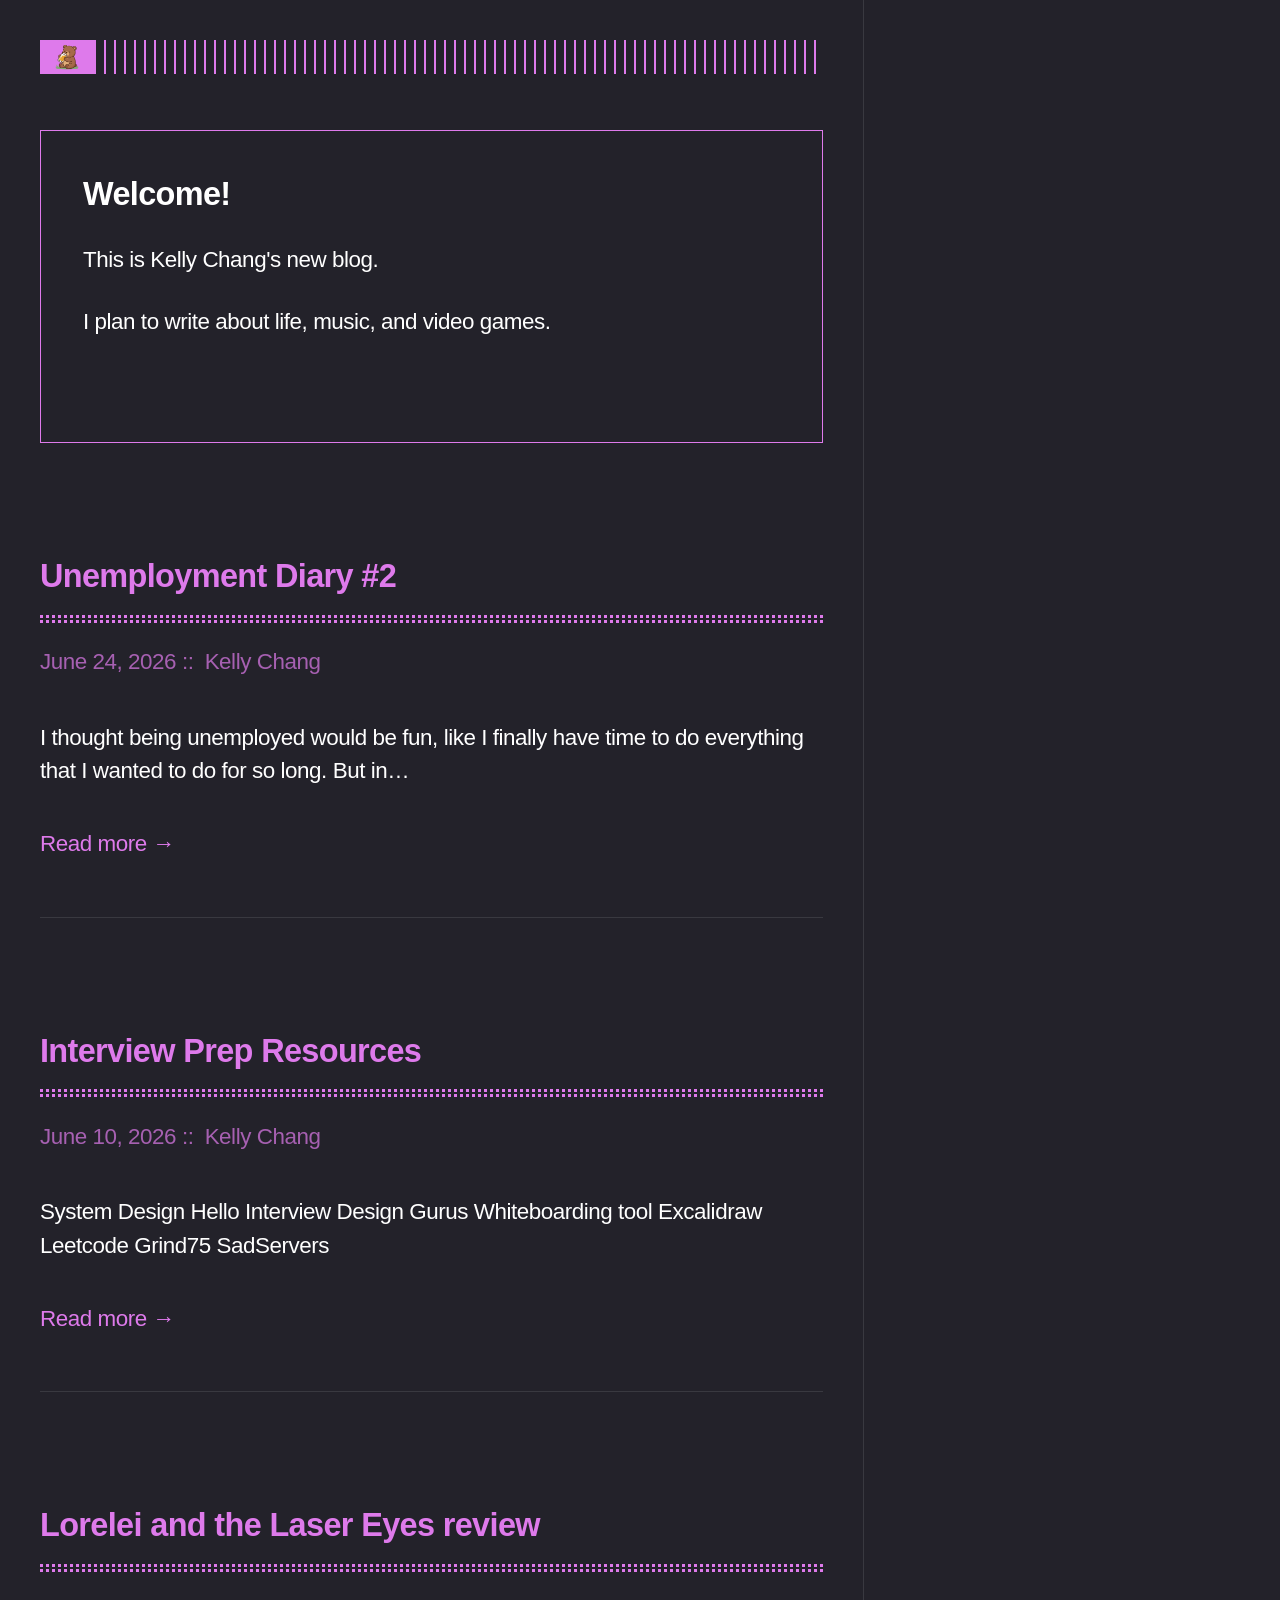
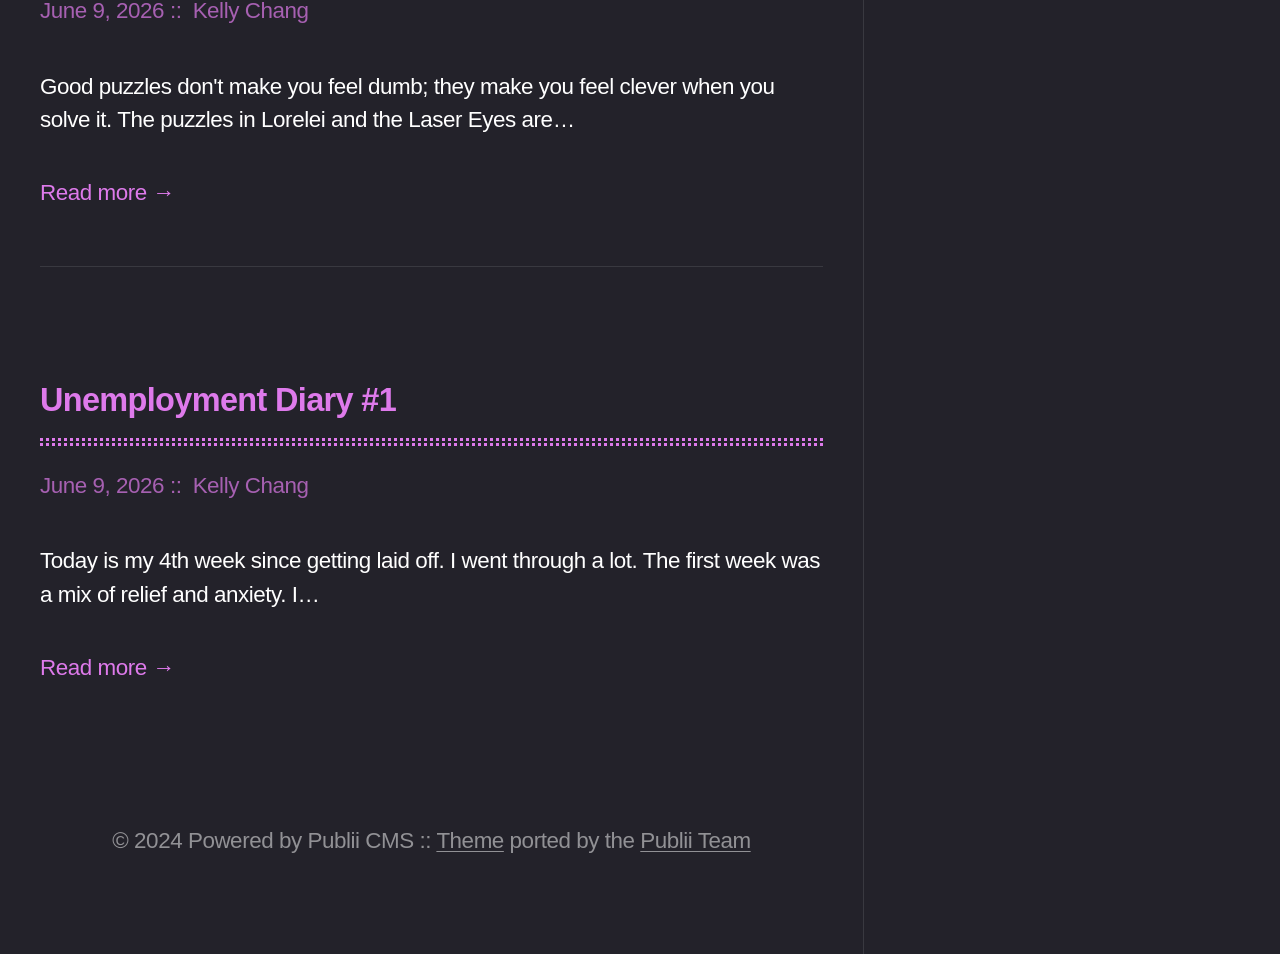
<file: index.html>
<!DOCTYPE html><html lang="en-us"><head><meta charset="utf-8"><meta http-equiv="X-UA-Compatible" content="IE=edge"><meta name="viewport" content="width=device-width,initial-scale=1"><title>Cozy Bear Tavern</title><meta name="generator" content="Publii Open-Source CMS for Static Site"><link rel="canonical" href="https://rasca0027.github.io/CozyBearTavern/"><link rel="alternate" type="application/atom+xml" href="https://rasca0027.github.io/CozyBearTavern/feed.xml" title="Cozy Bear Tavern - RSS"><link rel="alternate" type="application/json" href="https://rasca0027.github.io/CozyBearTavern/feed.json" title="Cozy Bear Tavern - JSON"><meta property="og:title" content="Cozy Bear Tavern"><meta property="og:image" content="https://rasca0027.github.io/CozyBearTavern/media/website/Gemini_Generated_Image_etu28metu28metu2-2.png"><meta property="og:image:width" content="2048"><meta property="og:image:height" content="2048"><meta property="og:site_name" content="Cozy Bear Tavern"><meta property="og:description" content=""><meta property="og:url" content="https://rasca0027.github.io/CozyBearTavern/"><meta property="og:type" content="website"><link rel="stylesheet" href="https://rasca0027.github.io/CozyBearTavern/assets/css/style.css?v=593151d55a83d580260760da45c8c191"><script type="application/ld+json">{"@context":"http://schema.org","@type":"Organization","name":"Cozy Bear Tavern","logo":"https://rasca0027.github.io/CozyBearTavern/media/website/Gemini_Generated_Image_etu28metu28metu2-2.png","url":"https://rasca0027.github.io/CozyBearTavern/"}</script><noscript><style>img[loading] {
                    opacity: 1;
                }</style></noscript></head><body class="home-template"><div class="container"><header class="header"><div class="header__logo"><a class="logo" href="https://rasca0027.github.io/CozyBearTavern/"><img src="https://rasca0027.github.io/CozyBearTavern/media/website/Gemini_Generated_Image_etu28metu28metu2-2.png" alt="Cozy Bear Tavern" width="2048" height="2048"></a></div></header><main class="content"><div class="hero framed"><h1>Welcome!</h1><p>This is Kelly Chang's new blog.</p><p>I plan to write about life, music, and video games.</p><p> </p></div><div class="posts"><article class="post"><header><h2 class="h1 post__title"><a href="https://rasca0027.github.io/CozyBearTavern/posts/being-unemployed/">Unemployment Diary #2</a></h2><div class="post__meta"><time datetime="2026-06-24T23:14" class="post__date">June 24, 2026 </time><a href="https://rasca0027.github.io/CozyBearTavern/authors/kelly-chang/" class="post__author">Kelly Chang</a></div><div class="post__tags"></div></header><div class="post__content"><p>I thought being unemployed would be fun, like I finally have time to do everything that I wanted to do for so long. But in&hellip;</p><a href="https://rasca0027.github.io/CozyBearTavern/posts/being-unemployed/" class="read-more">Read more &#8594;</a></div></article><article class="post"><header><h2 class="h1 post__title"><a href="https://rasca0027.github.io/CozyBearTavern/posts/interview-prep-resources-2/">Interview Prep Resources</a></h2><div class="post__meta"><time datetime="2026-06-10T20:06" class="post__date">June 10, 2026 </time><a href="https://rasca0027.github.io/CozyBearTavern/authors/kelly-chang/" class="post__author">Kelly Chang</a></div><div class="post__tags"></div></header><div class="post__content"><p>System Design Hello Interview Design Gurus Whiteboarding tool Excalidraw Leetcode Grind75 SadServers</p><a href="https://rasca0027.github.io/CozyBearTavern/posts/interview-prep-resources-2/" class="read-more">Read more &#8594;</a></div></article><article class="post"><header><h2 class="h1 post__title"><a href="https://rasca0027.github.io/CozyBearTavern/posts/lorelei-and-the-laser-eyes-review/">Lorelei and the Laser Eyes review</a></h2><div class="post__meta"><time datetime="2026-06-09T22:57" class="post__date">June 9, 2026 </time><a href="https://rasca0027.github.io/CozyBearTavern/authors/kelly-chang/" class="post__author">Kelly Chang</a></div><div class="post__tags"></div></header><div class="post__content"><p>Good puzzles don't make you feel dumb; they make you feel clever when you solve it. The puzzles in Lorelei and the Laser Eyes are&hellip;</p><a href="https://rasca0027.github.io/CozyBearTavern/posts/lorelei-and-the-laser-eyes-review/" class="read-more">Read more &#8594;</a></div></article><article class="post"><header><h2 class="h1 post__title"><a href="https://rasca0027.github.io/CozyBearTavern/posts/unemployment-diary/">Unemployment Diary #1</a></h2><div class="post__meta"><time datetime="2026-06-09T20:40" class="post__date">June 9, 2026 </time><a href="https://rasca0027.github.io/CozyBearTavern/authors/kelly-chang/" class="post__author">Kelly Chang</a></div><div class="post__tags"></div></header><div class="post__content"><p>Today is my 4th week since getting laid off. I went through a lot. The first week was a mix of relief and anxiety. I&hellip;</p><a href="https://rasca0027.github.io/CozyBearTavern/posts/unemployment-diary/" class="read-more">Read more &#8594;</a></div></article></div></main><footer class="footer"><div class="footer__inner"><div class="footer__copyright"><p>© 2024 Powered by Publii CMS :: <a href="https://github.com/panr/hugo-theme-terminal" target="_blank" rel="noopener">Theme</a> ported by the <a href="https://getpublii.com/customization-service/" target="_blank" rel="noopener">Publii Team</a></p></div></div></footer></div><script defer="defer" src="https://rasca0027.github.io/CozyBearTavern/assets/js/scripts.min.js?v=c2232aa7558e9517946129d2a1b8c770"></script><script>window.publiiThemeMenuConfig={mobileMenuMode:'sidebar',animationSpeed:300,submenuWidth: 'auto',doubleClickTime:500,mobileMenuExpandableSubmenus:true,relatedContainerForOverlayMenuSelector:'.top'};</script><script>var images = document.querySelectorAll('img[loading]');
        for (var i = 0; i < images.length; i++) {
            if (images[i].complete) {
                images[i].classList.add('is-loaded');
            } else {
                images[i].addEventListener('load', function () {
                    this.classList.add('is-loaded');
                }, false);
            }
        }</script></body></html>
</file>
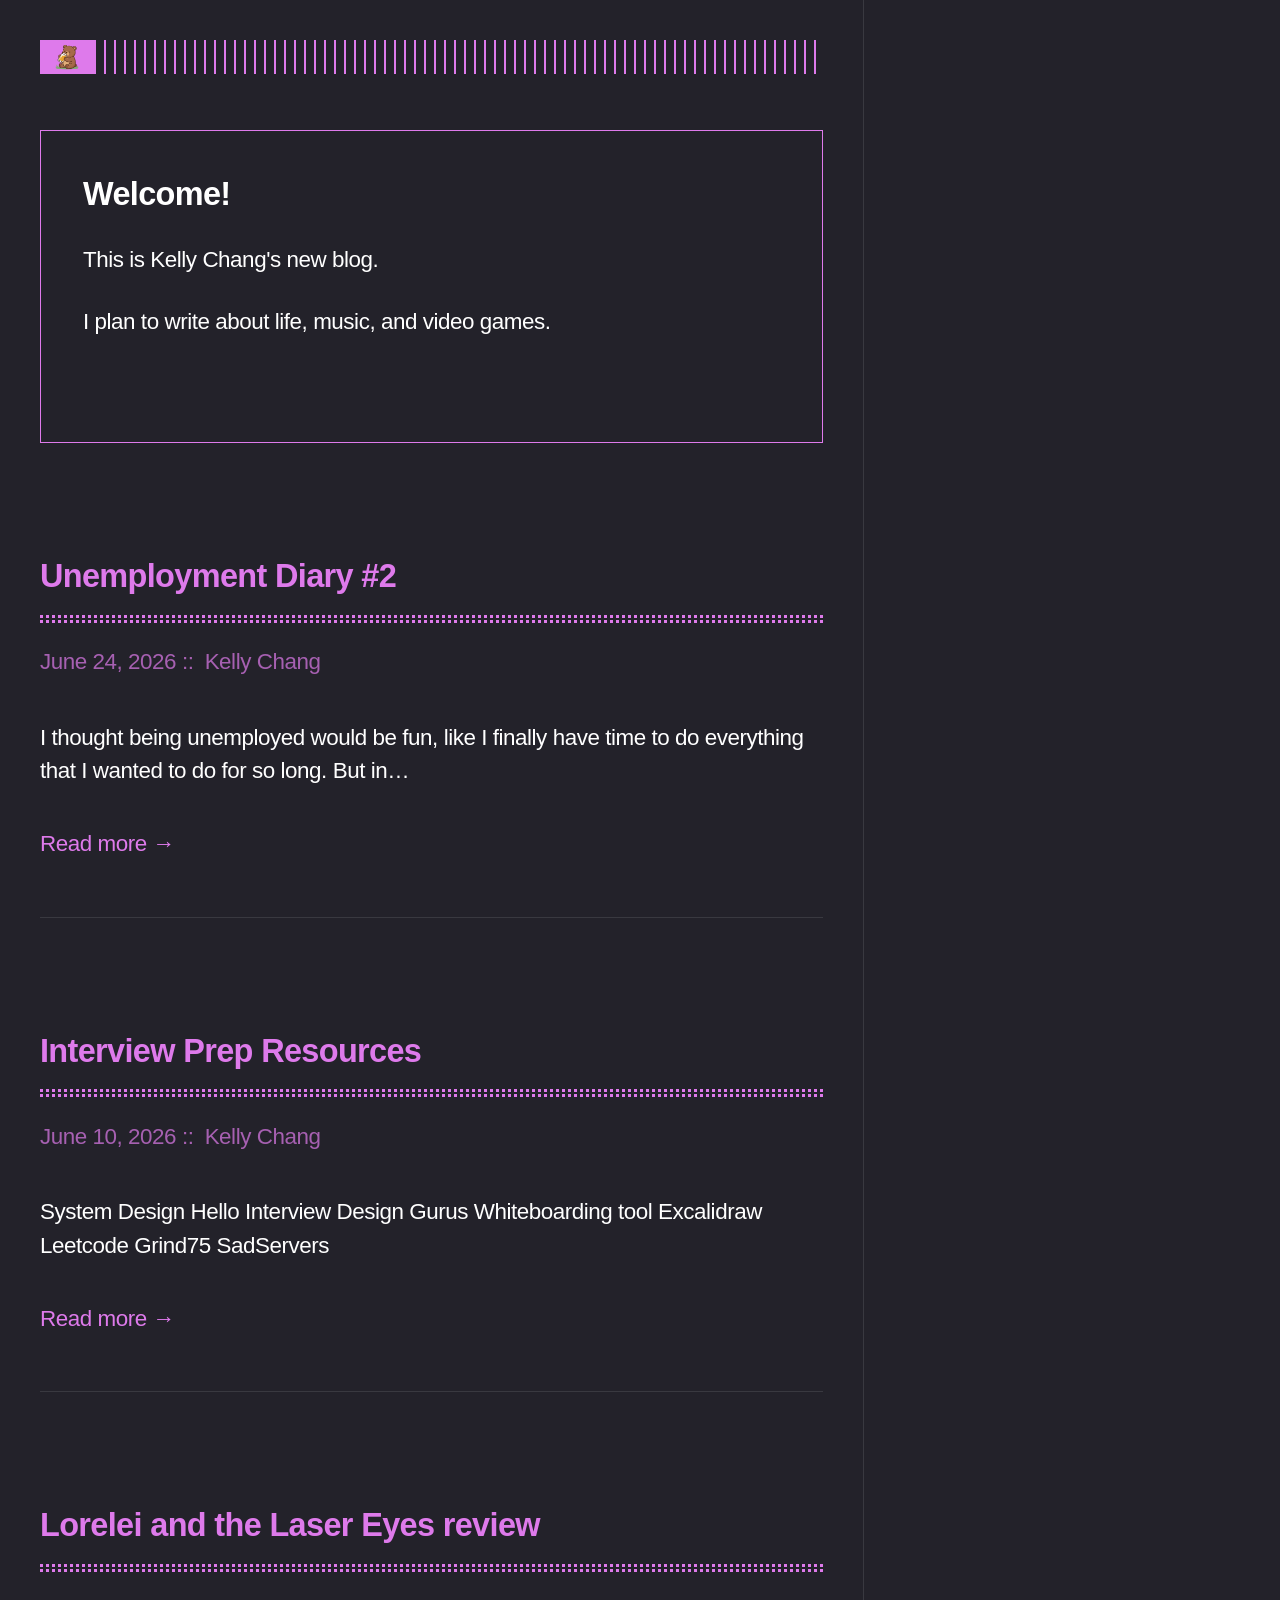
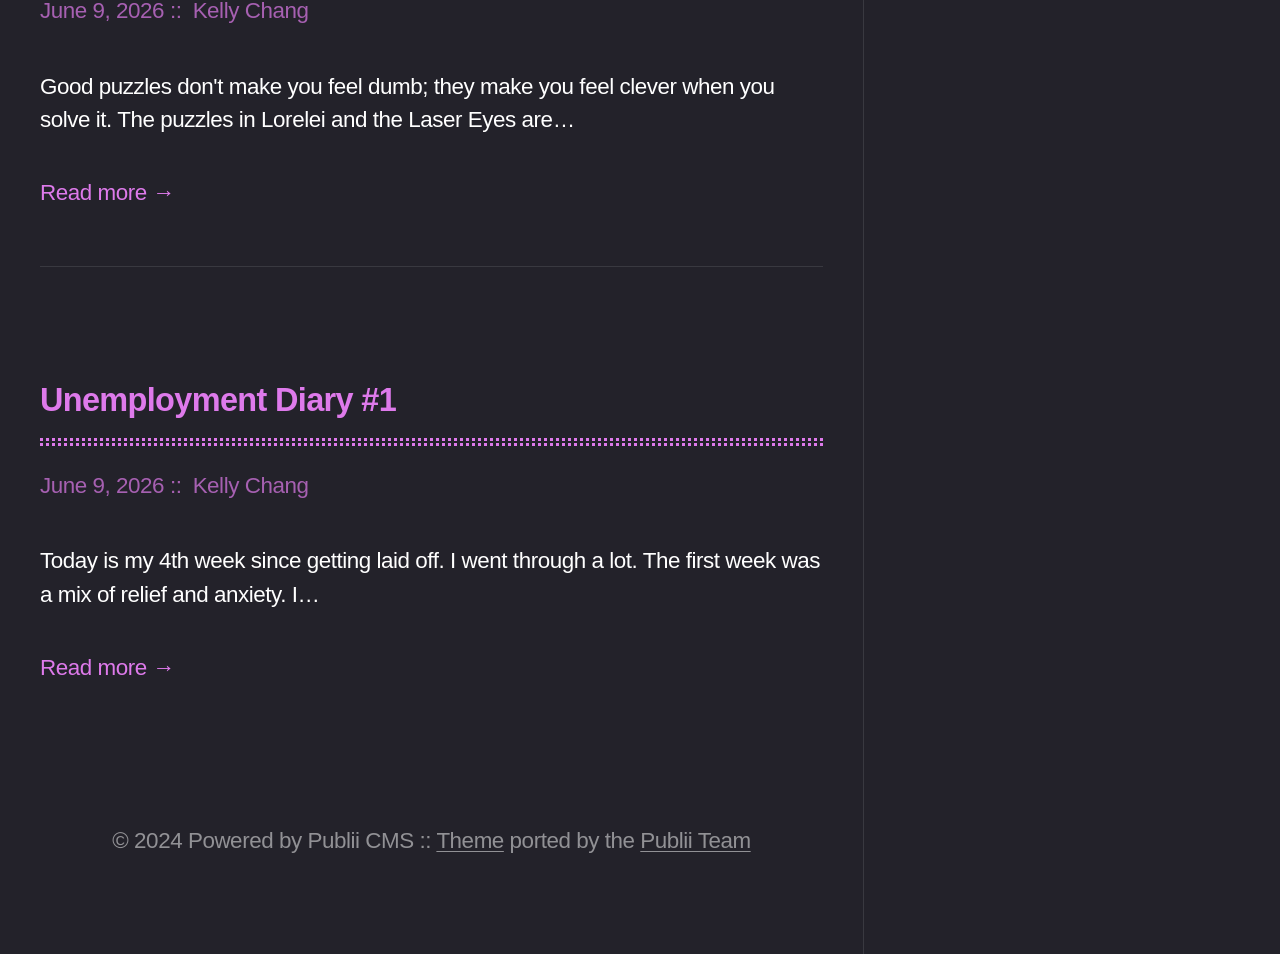
<file: posts/index.html>
<!DOCTYPE html><html lang="en-us"><head><meta charset="utf-8"><meta http-equiv="X-UA-Compatible" content="IE=edge"><meta name="viewport" content="width=device-width,initial-scale=1"><title>Cozy Bear Tavern</title><meta name="generator" content="Publii Open-Source CMS for Static Site"><link rel="canonical" href="https://rasca0027.github.io/CozyBearTavern/posts/"><link rel="alternate" type="application/atom+xml" href="https://rasca0027.github.io/CozyBearTavern/feed.xml" title="Cozy Bear Tavern - RSS"><link rel="alternate" type="application/json" href="https://rasca0027.github.io/CozyBearTavern/feed.json" title="Cozy Bear Tavern - JSON"><meta property="og:title" content="Cozy Bear Tavern"><meta property="og:image" content="https://rasca0027.github.io/CozyBearTavern/media/website/Gemini_Generated_Image_etu28metu28metu2-2.png"><meta property="og:image:width" content="2048"><meta property="og:image:height" content="2048"><meta property="og:site_name" content="Cozy Bear Tavern"><meta property="og:description" content=""><meta property="og:url" content="https://rasca0027.github.io/CozyBearTavern/posts/"><meta property="og:type" content="website"><link rel="stylesheet" href="https://rasca0027.github.io/CozyBearTavern/assets/css/style.css?v=593151d55a83d580260760da45c8c191"><script type="application/ld+json">{"@context":"http://schema.org","@type":"Organization","name":"Cozy Bear Tavern","logo":"https://rasca0027.github.io/CozyBearTavern/media/website/Gemini_Generated_Image_etu28metu28metu2-2.png","url":"https://rasca0027.github.io/CozyBearTavern/"}</script><noscript><style>img[loading] {
                    opacity: 1;
                }</style></noscript></head><body><div class="container"><header class="header"><div class="header__logo"><a class="logo" href="https://rasca0027.github.io/CozyBearTavern/"><img src="https://rasca0027.github.io/CozyBearTavern/media/website/Gemini_Generated_Image_etu28metu28metu2-2.png" alt="Cozy Bear Tavern" width="2048" height="2048"></a></div></header><main class="content"><div class="hero framed"><h1>Welcome!</h1><p>This is Kelly Chang's new blog.</p><p>I plan to write about life, music, and video games.</p><p> </p></div><div class="posts"><article class="post"><header><h2 class="h1 post__title"><a href="https://rasca0027.github.io/CozyBearTavern/posts/being-unemployed/">Unemployment Diary #2</a></h2><div class="post__meta"><time datetime="2026-06-24T23:14" class="post__date">June 24, 2026 </time><a href="https://rasca0027.github.io/CozyBearTavern/authors/kelly-chang/" class="post__author">Kelly Chang</a></div><div class="post__tags"></div></header><div class="post__content"><p>I thought being unemployed would be fun, like I finally have time to do everything that I wanted to do for so long. But in&hellip;</p><a href="https://rasca0027.github.io/CozyBearTavern/posts/being-unemployed/" class="read-more">Read more &#8594;</a></div></article><article class="post"><header><h2 class="h1 post__title"><a href="https://rasca0027.github.io/CozyBearTavern/posts/interview-prep-resources-2/">Interview Prep Resources</a></h2><div class="post__meta"><time datetime="2026-06-10T20:06" class="post__date">June 10, 2026 </time><a href="https://rasca0027.github.io/CozyBearTavern/authors/kelly-chang/" class="post__author">Kelly Chang</a></div><div class="post__tags"></div></header><div class="post__content"><p>System Design Hello Interview Design Gurus Whiteboarding tool Excalidraw Leetcode Grind75 SadServers</p><a href="https://rasca0027.github.io/CozyBearTavern/posts/interview-prep-resources-2/" class="read-more">Read more &#8594;</a></div></article><article class="post"><header><h2 class="h1 post__title"><a href="https://rasca0027.github.io/CozyBearTavern/posts/lorelei-and-the-laser-eyes-review/">Lorelei and the Laser Eyes review</a></h2><div class="post__meta"><time datetime="2026-06-09T22:57" class="post__date">June 9, 2026 </time><a href="https://rasca0027.github.io/CozyBearTavern/authors/kelly-chang/" class="post__author">Kelly Chang</a></div><div class="post__tags"></div></header><div class="post__content"><p>Good puzzles don't make you feel dumb; they make you feel clever when you solve it. The puzzles in Lorelei and the Laser Eyes are&hellip;</p><a href="https://rasca0027.github.io/CozyBearTavern/posts/lorelei-and-the-laser-eyes-review/" class="read-more">Read more &#8594;</a></div></article><article class="post"><header><h2 class="h1 post__title"><a href="https://rasca0027.github.io/CozyBearTavern/posts/unemployment-diary/">Unemployment Diary #1</a></h2><div class="post__meta"><time datetime="2026-06-09T20:40" class="post__date">June 9, 2026 </time><a href="https://rasca0027.github.io/CozyBearTavern/authors/kelly-chang/" class="post__author">Kelly Chang</a></div><div class="post__tags"></div></header><div class="post__content"><p>Today is my 4th week since getting laid off. I went through a lot. The first week was a mix of relief and anxiety. I&hellip;</p><a href="https://rasca0027.github.io/CozyBearTavern/posts/unemployment-diary/" class="read-more">Read more &#8594;</a></div></article></div></main><footer class="footer"><div class="footer__inner"><div class="footer__copyright"><p>© 2024 Powered by Publii CMS :: <a href="https://github.com/panr/hugo-theme-terminal" target="_blank" rel="noopener">Theme</a> ported by the <a href="https://getpublii.com/customization-service/" target="_blank" rel="noopener">Publii Team</a></p></div></div></footer></div><script defer="defer" src="https://rasca0027.github.io/CozyBearTavern/assets/js/scripts.min.js?v=c2232aa7558e9517946129d2a1b8c770"></script><script>window.publiiThemeMenuConfig={mobileMenuMode:'sidebar',animationSpeed:300,submenuWidth: 'auto',doubleClickTime:500,mobileMenuExpandableSubmenus:true,relatedContainerForOverlayMenuSelector:'.top'};</script><script>var images = document.querySelectorAll('img[loading]');
        for (var i = 0; i < images.length; i++) {
            if (images[i].complete) {
                images[i].classList.add('is-loaded');
            } else {
                images[i].addEventListener('load', function () {
                    this.classList.add('is-loaded');
                }, false);
            }
        }</script></body></html>
</file>
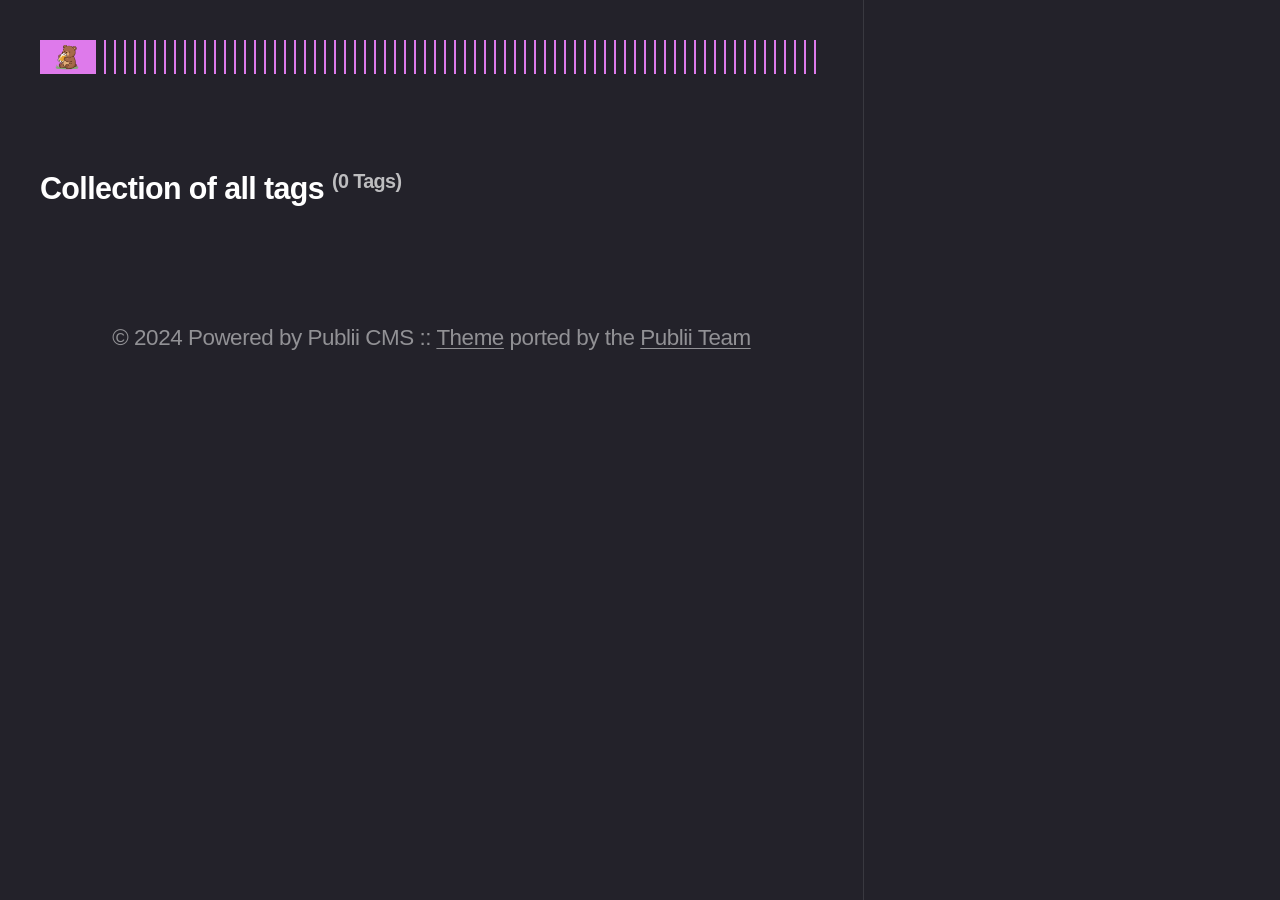
<file: tags/index.html>
<!DOCTYPE html><html lang="en-us"><head><meta charset="utf-8"><meta http-equiv="X-UA-Compatible" content="IE=edge"><meta name="viewport" content="width=device-width,initial-scale=1"><title>All tags - Cozy Bear Tavern</title><meta name="robots" content="noindex, follow"><meta name="generator" content="Publii Open-Source CMS for Static Site"><link rel="alternate" type="application/atom+xml" href="https://rasca0027.github.io/CozyBearTavern/feed.xml" title="Cozy Bear Tavern - RSS"><link rel="alternate" type="application/json" href="https://rasca0027.github.io/CozyBearTavern/feed.json" title="Cozy Bear Tavern - JSON"><meta property="og:title" content="Cozy Bear Tavern"><meta property="og:image" content="https://rasca0027.github.io/CozyBearTavern/media/website/Gemini_Generated_Image_etu28metu28metu2-2.png"><meta property="og:image:width" content="2048"><meta property="og:image:height" content="2048"><meta property="og:site_name" content="Cozy Bear Tavern"><meta property="og:description" content=""><meta property="og:url" content="https://rasca0027.github.io/CozyBearTavern/tags/"><meta property="og:type" content="website"><link rel="stylesheet" href="https://rasca0027.github.io/CozyBearTavern/assets/css/style.css?v=593151d55a83d580260760da45c8c191"><script type="application/ld+json">{"@context":"http://schema.org","@type":"Organization","name":"Cozy Bear Tavern","logo":"https://rasca0027.github.io/CozyBearTavern/media/website/Gemini_Generated_Image_etu28metu28metu2-2.png","url":"https://rasca0027.github.io/CozyBearTavern/"}</script><noscript><style>img[loading] {
                    opacity: 1;
                }</style></noscript></head><body class="tags-template"><div class="container"><header class="header"><div class="header__logo"><a class="logo" href="https://rasca0027.github.io/CozyBearTavern/"><img src="https://rasca0027.github.io/CozyBearTavern/media/website/Gemini_Generated_Image_etu28metu28metu2-2.png" alt="Cozy Bear Tavern" width="2048" height="2048"></a></div></header><main class="content page page--tags"><div class="content page"><div class="page__header"><h1 class="h2 page__title">Collection of all tags <sup>(0 Tags)</sup></h1></div><ul class="list"></ul></div></main><footer class="footer"><div class="footer__inner"><div class="footer__copyright"><p>© 2024 Powered by Publii CMS :: <a href="https://github.com/panr/hugo-theme-terminal" target="_blank" rel="noopener">Theme</a> ported by the <a href="https://getpublii.com/customization-service/" target="_blank" rel="noopener">Publii Team</a></p></div></div></footer></div><script defer="defer" src="https://rasca0027.github.io/CozyBearTavern/assets/js/scripts.min.js?v=c2232aa7558e9517946129d2a1b8c770"></script><script>window.publiiThemeMenuConfig={mobileMenuMode:'sidebar',animationSpeed:300,submenuWidth: 'auto',doubleClickTime:500,mobileMenuExpandableSubmenus:true,relatedContainerForOverlayMenuSelector:'.top'};</script><script>var images = document.querySelectorAll('img[loading]');
        for (var i = 0; i < images.length; i++) {
            if (images[i].complete) {
                images[i].classList.add('is-loaded');
            } else {
                images[i].addEventListener('load', function () {
                    this.classList.add('is-loaded');
                }, false);
            }
        }</script></body></html>
</file>
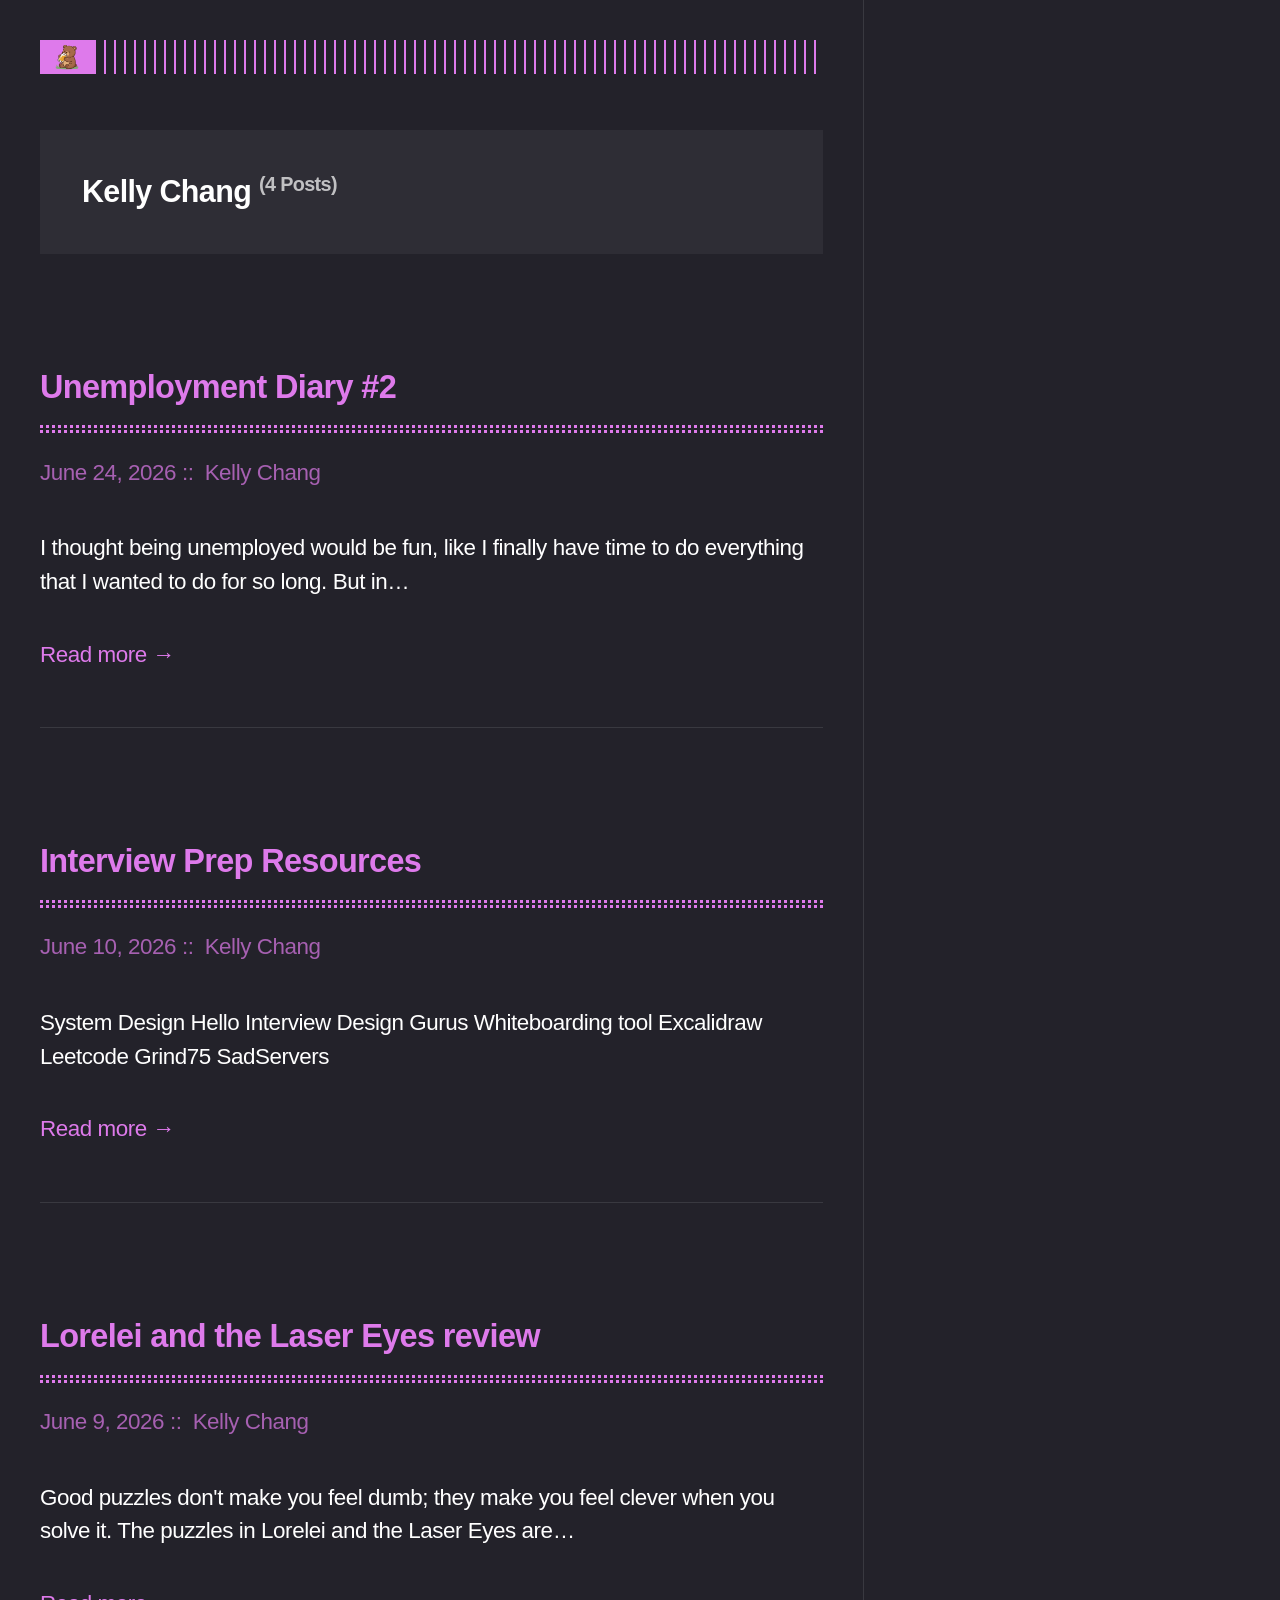
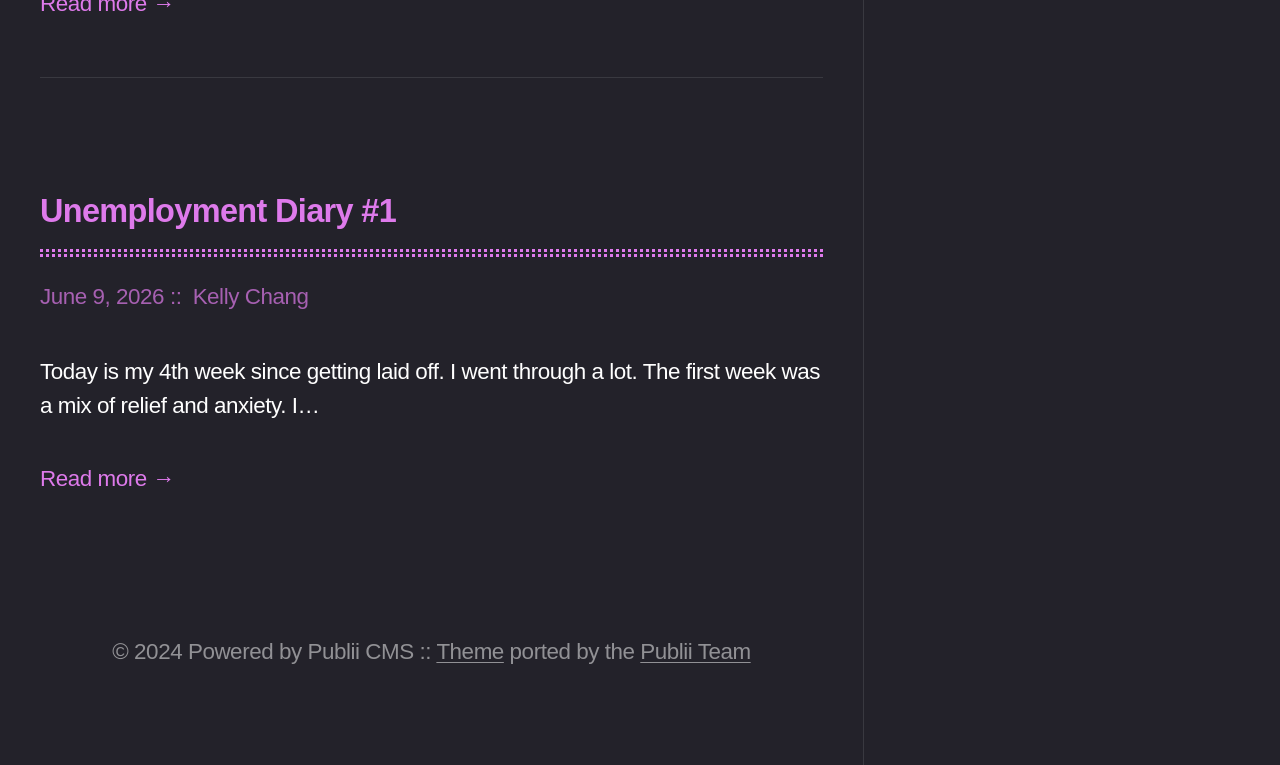
<file: authors/kelly-chang/index.html>
<!DOCTYPE html><html lang="en-us"><head><meta charset="utf-8"><meta http-equiv="X-UA-Compatible" content="IE=edge"><meta name="viewport" content="width=device-width,initial-scale=1"><title>Author: Kelly Chang - Cozy Bear Tavern</title><meta name="robots" content="noindex, follow"><meta name="generator" content="Publii Open-Source CMS for Static Site"><link rel="alternate" type="application/atom+xml" href="https://rasca0027.github.io/CozyBearTavern/feed.xml" title="Cozy Bear Tavern - RSS"><link rel="alternate" type="application/json" href="https://rasca0027.github.io/CozyBearTavern/feed.json" title="Cozy Bear Tavern - JSON"><meta property="og:title" content="Kelly Chang"><meta property="og:image" content="https://rasca0027.github.io/CozyBearTavern/media/website/Gemini_Generated_Image_etu28metu28metu2-2.png"><meta property="og:image:width" content="2048"><meta property="og:image:height" content="2048"><meta property="og:site_name" content="Cozy Bear Tavern"><meta property="og:description" content=""><meta property="og:url" content="https://rasca0027.github.io/CozyBearTavern/authors/kelly-chang/"><meta property="og:type" content="website"><link rel="stylesheet" href="https://rasca0027.github.io/CozyBearTavern/assets/css/style.css?v=593151d55a83d580260760da45c8c191"><script type="application/ld+json">{"@context":"http://schema.org","@type":"Organization","name":"Cozy Bear Tavern","logo":"https://rasca0027.github.io/CozyBearTavern/media/website/Gemini_Generated_Image_etu28metu28metu2-2.png","url":"https://rasca0027.github.io/CozyBearTavern/"}</script><noscript><style>img[loading] {
                    opacity: 1;
                }</style></noscript></head><body class="author-template"><div class="container"><header class="header"><div class="header__logo"><a class="logo" href="https://rasca0027.github.io/CozyBearTavern/"><img src="https://rasca0027.github.io/CozyBearTavern/media/website/Gemini_Generated_Image_etu28metu28metu2-2.png" alt="Cozy Bear Tavern" width="2048" height="2048"></a></div></header><main class="content page page--author"><div class="page__header hero page--author__header"><div class="page--author__top"><h1 class="h2 page__title">Kelly Chang <sup>(4 Posts)</sup></h1></div></div><div class="posts"><article class="post"><header><h2 class="h1 post__title"><a href="https://rasca0027.github.io/CozyBearTavern/posts/being-unemployed/">Unemployment Diary #2</a></h2><div class="post__meta"><time datetime="2026-06-24T23:14" class="post__date">June 24, 2026 </time><a href="https://rasca0027.github.io/CozyBearTavern/authors/kelly-chang/" class="post__author">Kelly Chang</a></div><div class="post__tags"></div></header><div class="post__content"><p>I thought being unemployed would be fun, like I finally have time to do everything that I wanted to do for so long. But in&hellip;</p><a href="https://rasca0027.github.io/CozyBearTavern/posts/being-unemployed/" class="read-more">Read more &#8594;</a></div></article><article class="post"><header><h2 class="h1 post__title"><a href="https://rasca0027.github.io/CozyBearTavern/posts/interview-prep-resources-2/">Interview Prep Resources</a></h2><div class="post__meta"><time datetime="2026-06-10T20:06" class="post__date">June 10, 2026 </time><a href="https://rasca0027.github.io/CozyBearTavern/authors/kelly-chang/" class="post__author">Kelly Chang</a></div><div class="post__tags"></div></header><div class="post__content"><p>System Design Hello Interview Design Gurus Whiteboarding tool Excalidraw Leetcode Grind75 SadServers</p><a href="https://rasca0027.github.io/CozyBearTavern/posts/interview-prep-resources-2/" class="read-more">Read more &#8594;</a></div></article><article class="post"><header><h2 class="h1 post__title"><a href="https://rasca0027.github.io/CozyBearTavern/posts/lorelei-and-the-laser-eyes-review/">Lorelei and the Laser Eyes review</a></h2><div class="post__meta"><time datetime="2026-06-09T22:57" class="post__date">June 9, 2026 </time><a href="https://rasca0027.github.io/CozyBearTavern/authors/kelly-chang/" class="post__author">Kelly Chang</a></div><div class="post__tags"></div></header><div class="post__content"><p>Good puzzles don't make you feel dumb; they make you feel clever when you solve it. The puzzles in Lorelei and the Laser Eyes are&hellip;</p><a href="https://rasca0027.github.io/CozyBearTavern/posts/lorelei-and-the-laser-eyes-review/" class="read-more">Read more &#8594;</a></div></article><article class="post"><header><h2 class="h1 post__title"><a href="https://rasca0027.github.io/CozyBearTavern/posts/unemployment-diary/">Unemployment Diary #1</a></h2><div class="post__meta"><time datetime="2026-06-09T20:40" class="post__date">June 9, 2026 </time><a href="https://rasca0027.github.io/CozyBearTavern/authors/kelly-chang/" class="post__author">Kelly Chang</a></div><div class="post__tags"></div></header><div class="post__content"><p>Today is my 4th week since getting laid off. I went through a lot. The first week was a mix of relief and anxiety. I&hellip;</p><a href="https://rasca0027.github.io/CozyBearTavern/posts/unemployment-diary/" class="read-more">Read more &#8594;</a></div></article></div></main><footer class="footer"><div class="footer__inner"><div class="footer__copyright"><p>© 2024 Powered by Publii CMS :: <a href="https://github.com/panr/hugo-theme-terminal" target="_blank" rel="noopener">Theme</a> ported by the <a href="https://getpublii.com/customization-service/" target="_blank" rel="noopener">Publii Team</a></p></div></div></footer></div><script defer="defer" src="https://rasca0027.github.io/CozyBearTavern/assets/js/scripts.min.js?v=c2232aa7558e9517946129d2a1b8c770"></script><script>window.publiiThemeMenuConfig={mobileMenuMode:'sidebar',animationSpeed:300,submenuWidth: 'auto',doubleClickTime:500,mobileMenuExpandableSubmenus:true,relatedContainerForOverlayMenuSelector:'.top'};</script><script>var images = document.querySelectorAll('img[loading]');
        for (var i = 0; i < images.length; i++) {
            if (images[i].complete) {
                images[i].classList.add('is-loaded');
            } else {
                images[i].addEventListener('load', function () {
                    this.classList.add('is-loaded');
                }, false);
            }
        }</script></body></html>
</file>
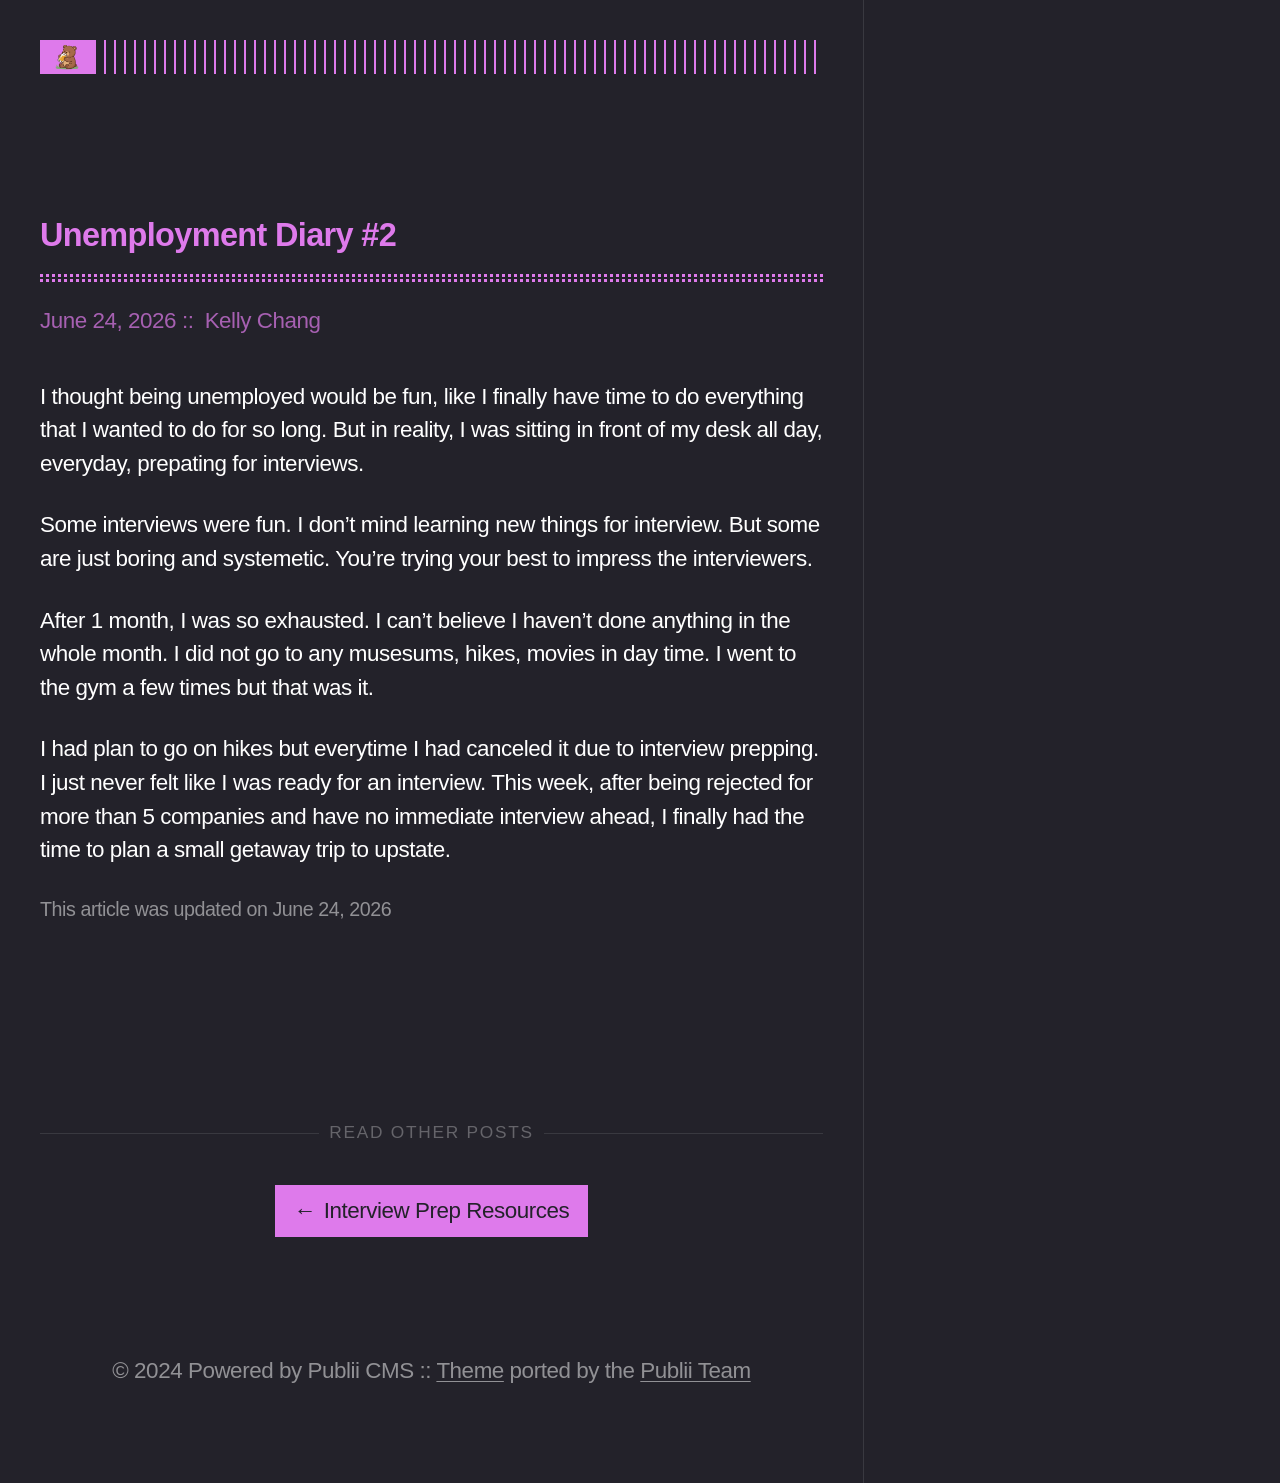
<file: posts/being-unemployed/index.html>
<!DOCTYPE html><html lang="en-us"><head><meta charset="utf-8"><meta http-equiv="X-UA-Compatible" content="IE=edge"><meta name="viewport" content="width=device-width,initial-scale=1"><title>Unemployment Diary #2 - Cozy Bear Tavern</title><meta name="description" content="I thought being unemployed would be fun, like I finally have time to do everything that I wanted to do for so long. But in&hellip;"><meta name="generator" content="Publii Open-Source CMS for Static Site"><link rel="canonical" href="https://rasca0027.github.io/CozyBearTavern/posts/being-unemployed/"><link rel="alternate" type="application/atom+xml" href="https://rasca0027.github.io/CozyBearTavern/feed.xml" title="Cozy Bear Tavern - RSS"><link rel="alternate" type="application/json" href="https://rasca0027.github.io/CozyBearTavern/feed.json" title="Cozy Bear Tavern - JSON"><meta property="og:title" content="Unemployment Diary #2"><meta property="og:image" content="https://rasca0027.github.io/CozyBearTavern/media/website/Gemini_Generated_Image_etu28metu28metu2-2.png"><meta property="og:image:width" content="2048"><meta property="og:image:height" content="2048"><meta property="og:site_name" content="Cozy Bear Tavern"><meta property="og:description" content="I thought being unemployed would be fun, like I finally have time to do everything that I wanted to do for so long. But in&hellip;"><meta property="og:url" content="https://rasca0027.github.io/CozyBearTavern/posts/being-unemployed/"><meta property="og:type" content="article"><link rel="stylesheet" href="https://rasca0027.github.io/CozyBearTavern/assets/css/style.css?v=593151d55a83d580260760da45c8c191"><script type="application/ld+json">{"@context":"http://schema.org","@type":"Article","mainEntityOfPage":{"@type":"WebPage","@id":"https://rasca0027.github.io/CozyBearTavern/posts/being-unemployed/"},"headline":"Unemployment Diary #2","datePublished":"2026-06-24T23:14-04:00","dateModified":"2026-06-24T23:16-04:00","image":{"@type":"ImageObject","url":"https://rasca0027.github.io/CozyBearTavern/media/website/Gemini_Generated_Image_etu28metu28metu2-2.png","height":2048,"width":2048},"description":"I thought being unemployed would be fun, like I finally have time to do everything that I wanted to do for so long. But in&hellip;","author":{"@type":"Person","name":"Kelly Chang","url":"https://rasca0027.github.io/CozyBearTavern/authors/kelly-chang/"},"publisher":{"@type":"Organization","name":"Kelly Chang","logo":{"@type":"ImageObject","url":"https://rasca0027.github.io/CozyBearTavern/media/website/Gemini_Generated_Image_etu28metu28metu2-2.png","height":2048,"width":2048}}}</script><noscript><style>img[loading] {
                    opacity: 1;
                }</style></noscript></head><body class="post-template"><div class="container"><header class="header"><div class="header__logo"><a class="logo" href="https://rasca0027.github.io/CozyBearTavern/"><img src="https://rasca0027.github.io/CozyBearTavern/media/website/Gemini_Generated_Image_etu28metu28metu2-2.png" alt="Cozy Bear Tavern" width="2048" height="2048"></a></div></header><main class="content"><article class="post"><header><h1 class="post__title">Unemployment Diary #2</h1><div class="post__meta"><time datetime="2026-06-24T23:14" class="post__date">June 24, 2026 </time><span class="post__author"><a href="https://rasca0027.github.io/CozyBearTavern/authors/kelly-chang/" class="feed__author">Kelly Chang</a></span></div></header><div class="post__entry"><p>I thought being unemployed would be fun, like I finally have time to do everything that I wanted to do for so long. But in reality, I was sitting in front of my desk all day, everyday, prepating for interviews.</p><p>Some interviews were fun. I don’t mind learning new things for interview. But some are just boring and systemetic. You’re trying your best to impress the interviewers.</p><p>After 1 month, I was so exhausted. I can’t believe I haven’t done anything in the whole month. I did not go to any musesums, hikes, movies in day time. I went to the gym a few times but that was it.</p><p>I had plan to go on hikes but everytime I had canceled it due to interview prepping. I just never felt like I was ready for an interview. This week, after being rejected for more than 5 companies and have no immediate interview ahead, I finally had the time to plan a small getaway trip to upstate.</p></div><footer class="wrapper post__footer"><p class="post__last-updated">This article was updated on June 24, 2026</p><div class="post__share"></div></footer><nav class="pagination"><div class="pagination__title"><span>Read other posts</span></div><div class="pagination__buttons"><a href="https://rasca0027.github.io/CozyBearTavern/posts/interview-prep-resources-2/" class="btn previous" rel="prev" aria-label="[MISSING TRANSLATION]:  Interview Prep Resources "><span class="btn__icon">←</span> <span class="btn__text">Interview Prep Resources</span></a></div></nav></article></main><footer class="footer"><div class="footer__inner"><div class="footer__copyright"><p>© 2024 Powered by Publii CMS :: <a href="https://github.com/panr/hugo-theme-terminal" target="_blank" rel="noopener">Theme</a> ported by the <a href="https://getpublii.com/customization-service/" target="_blank" rel="noopener">Publii Team</a></p></div></div></footer></div><script defer="defer" src="https://rasca0027.github.io/CozyBearTavern/assets/js/scripts.min.js?v=c2232aa7558e9517946129d2a1b8c770"></script><script>window.publiiThemeMenuConfig={mobileMenuMode:'sidebar',animationSpeed:300,submenuWidth: 'auto',doubleClickTime:500,mobileMenuExpandableSubmenus:true,relatedContainerForOverlayMenuSelector:'.top'};</script><script>var images = document.querySelectorAll('img[loading]');
        for (var i = 0; i < images.length; i++) {
            if (images[i].complete) {
                images[i].classList.add('is-loaded');
            } else {
                images[i].addEventListener('load', function () {
                    this.classList.add('is-loaded');
                }, false);
            }
        }</script></body></html>
</file>
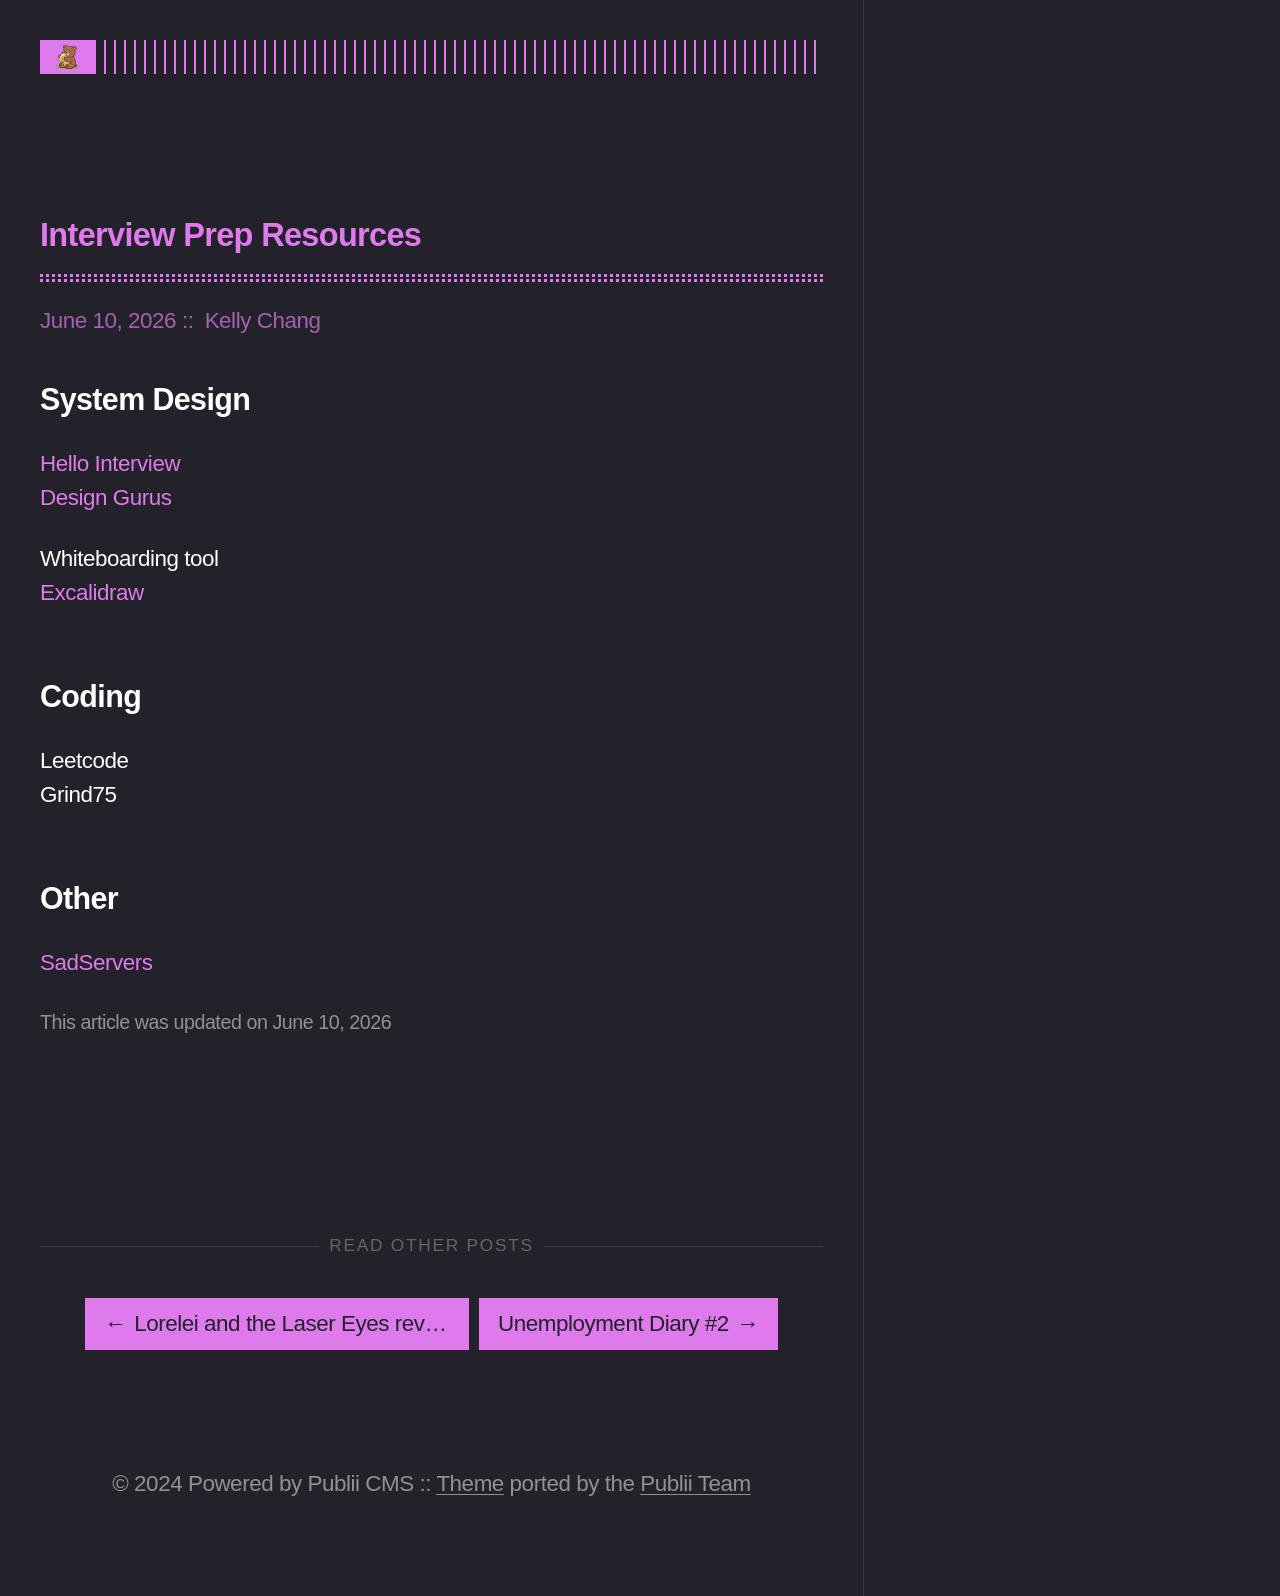
<file: posts/interview-prep-resources-2/index.html>
<!DOCTYPE html><html lang="en-us"><head><meta charset="utf-8"><meta http-equiv="X-UA-Compatible" content="IE=edge"><meta name="viewport" content="width=device-width,initial-scale=1"><title>Interview Prep Resources - Cozy Bear Tavern</title><meta name="description" content="System Design Hello Interview Design Gurus Whiteboarding tool Excalidraw Leetcode Grind75 SadServers"><meta name="generator" content="Publii Open-Source CMS for Static Site"><link rel="canonical" href="https://rasca0027.github.io/CozyBearTavern/posts/interview-prep-resources-2/"><link rel="alternate" type="application/atom+xml" href="https://rasca0027.github.io/CozyBearTavern/feed.xml" title="Cozy Bear Tavern - RSS"><link rel="alternate" type="application/json" href="https://rasca0027.github.io/CozyBearTavern/feed.json" title="Cozy Bear Tavern - JSON"><meta property="og:title" content="Interview Prep Resources"><meta property="og:image" content="https://rasca0027.github.io/CozyBearTavern/media/website/Gemini_Generated_Image_etu28metu28metu2-2.png"><meta property="og:image:width" content="2048"><meta property="og:image:height" content="2048"><meta property="og:site_name" content="Cozy Bear Tavern"><meta property="og:description" content="System Design Hello Interview Design Gurus Whiteboarding tool Excalidraw Leetcode Grind75 SadServers"><meta property="og:url" content="https://rasca0027.github.io/CozyBearTavern/posts/interview-prep-resources-2/"><meta property="og:type" content="article"><link rel="stylesheet" href="https://rasca0027.github.io/CozyBearTavern/assets/css/style.css?v=593151d55a83d580260760da45c8c191"><script type="application/ld+json">{"@context":"http://schema.org","@type":"Article","mainEntityOfPage":{"@type":"WebPage","@id":"https://rasca0027.github.io/CozyBearTavern/posts/interview-prep-resources-2/"},"headline":"Interview Prep Resources","datePublished":"2026-06-10T20:06-04:00","dateModified":"2026-06-10T20:07-04:00","image":{"@type":"ImageObject","url":"https://rasca0027.github.io/CozyBearTavern/media/website/Gemini_Generated_Image_etu28metu28metu2-2.png","height":2048,"width":2048},"description":"System Design Hello Interview Design Gurus Whiteboarding tool Excalidraw Leetcode Grind75 SadServers","author":{"@type":"Person","name":"Kelly Chang","url":"https://rasca0027.github.io/CozyBearTavern/authors/kelly-chang/"},"publisher":{"@type":"Organization","name":"Kelly Chang","logo":{"@type":"ImageObject","url":"https://rasca0027.github.io/CozyBearTavern/media/website/Gemini_Generated_Image_etu28metu28metu2-2.png","height":2048,"width":2048}}}</script><noscript><style>img[loading] {
                    opacity: 1;
                }</style></noscript></head><body class="post-template"><div class="container"><header class="header"><div class="header__logo"><a class="logo" href="https://rasca0027.github.io/CozyBearTavern/"><img src="https://rasca0027.github.io/CozyBearTavern/media/website/Gemini_Generated_Image_etu28metu28metu2-2.png" alt="Cozy Bear Tavern" width="2048" height="2048"></a></div></header><main class="content"><article class="post"><header><h1 class="post__title">Interview Prep Resources</h1><div class="post__meta"><time datetime="2026-06-10T20:06" class="post__date">June 10, 2026 </time><span class="post__author"><a href="https://rasca0027.github.io/CozyBearTavern/authors/kelly-chang/" class="feed__author">Kelly Chang</a></span></div></header><div class="post__entry"><h2 id="system-design">System Design</h2><p><a href="https://www.hellointerview.com/">Hello Interview</a><br><a href="designgurus.io">Design Gurus</a></p><p>Whiteboarding tool<br><a href="https://excalidraw.com/">Excalidraw</a></p><h2 id="coding">Coding</h2><p>Leetcode<br>Grind75</p><h2 id="other">Other</h2><p><a href="https://sadservers.com/">SadServers</a></p></div><footer class="wrapper post__footer"><p class="post__last-updated">This article was updated on June 10, 2026</p><div class="post__share"></div></footer><nav class="pagination"><div class="pagination__title"><span>Read other posts</span></div><div class="pagination__buttons"><a href="https://rasca0027.github.io/CozyBearTavern/posts/lorelei-and-the-laser-eyes-review/" class="btn previous" rel="prev" aria-label="[MISSING TRANSLATION]:  Lorelei and the Laser Eyes review "><span class="btn__icon">←</span> <span class="btn__text">Lorelei and the Laser Eyes review</span> </a><a href="https://rasca0027.github.io/CozyBearTavern/posts/being-unemployed/" class="btn next" rel="next" aria-label="[MISSING TRANSLATION]:  Unemployment Diary #2 "><span class="btn__text">Unemployment Diary #2</span> <span class="btn__icon">→</span></a></div></nav></article></main><footer class="footer"><div class="footer__inner"><div class="footer__copyright"><p>© 2024 Powered by Publii CMS :: <a href="https://github.com/panr/hugo-theme-terminal" target="_blank" rel="noopener">Theme</a> ported by the <a href="https://getpublii.com/customization-service/" target="_blank" rel="noopener">Publii Team</a></p></div></div></footer></div><script defer="defer" src="https://rasca0027.github.io/CozyBearTavern/assets/js/scripts.min.js?v=c2232aa7558e9517946129d2a1b8c770"></script><script>window.publiiThemeMenuConfig={mobileMenuMode:'sidebar',animationSpeed:300,submenuWidth: 'auto',doubleClickTime:500,mobileMenuExpandableSubmenus:true,relatedContainerForOverlayMenuSelector:'.top'};</script><script>var images = document.querySelectorAll('img[loading]');
        for (var i = 0; i < images.length; i++) {
            if (images[i].complete) {
                images[i].classList.add('is-loaded');
            } else {
                images[i].addEventListener('load', function () {
                    this.classList.add('is-loaded');
                }, false);
            }
        }</script></body></html>
</file>
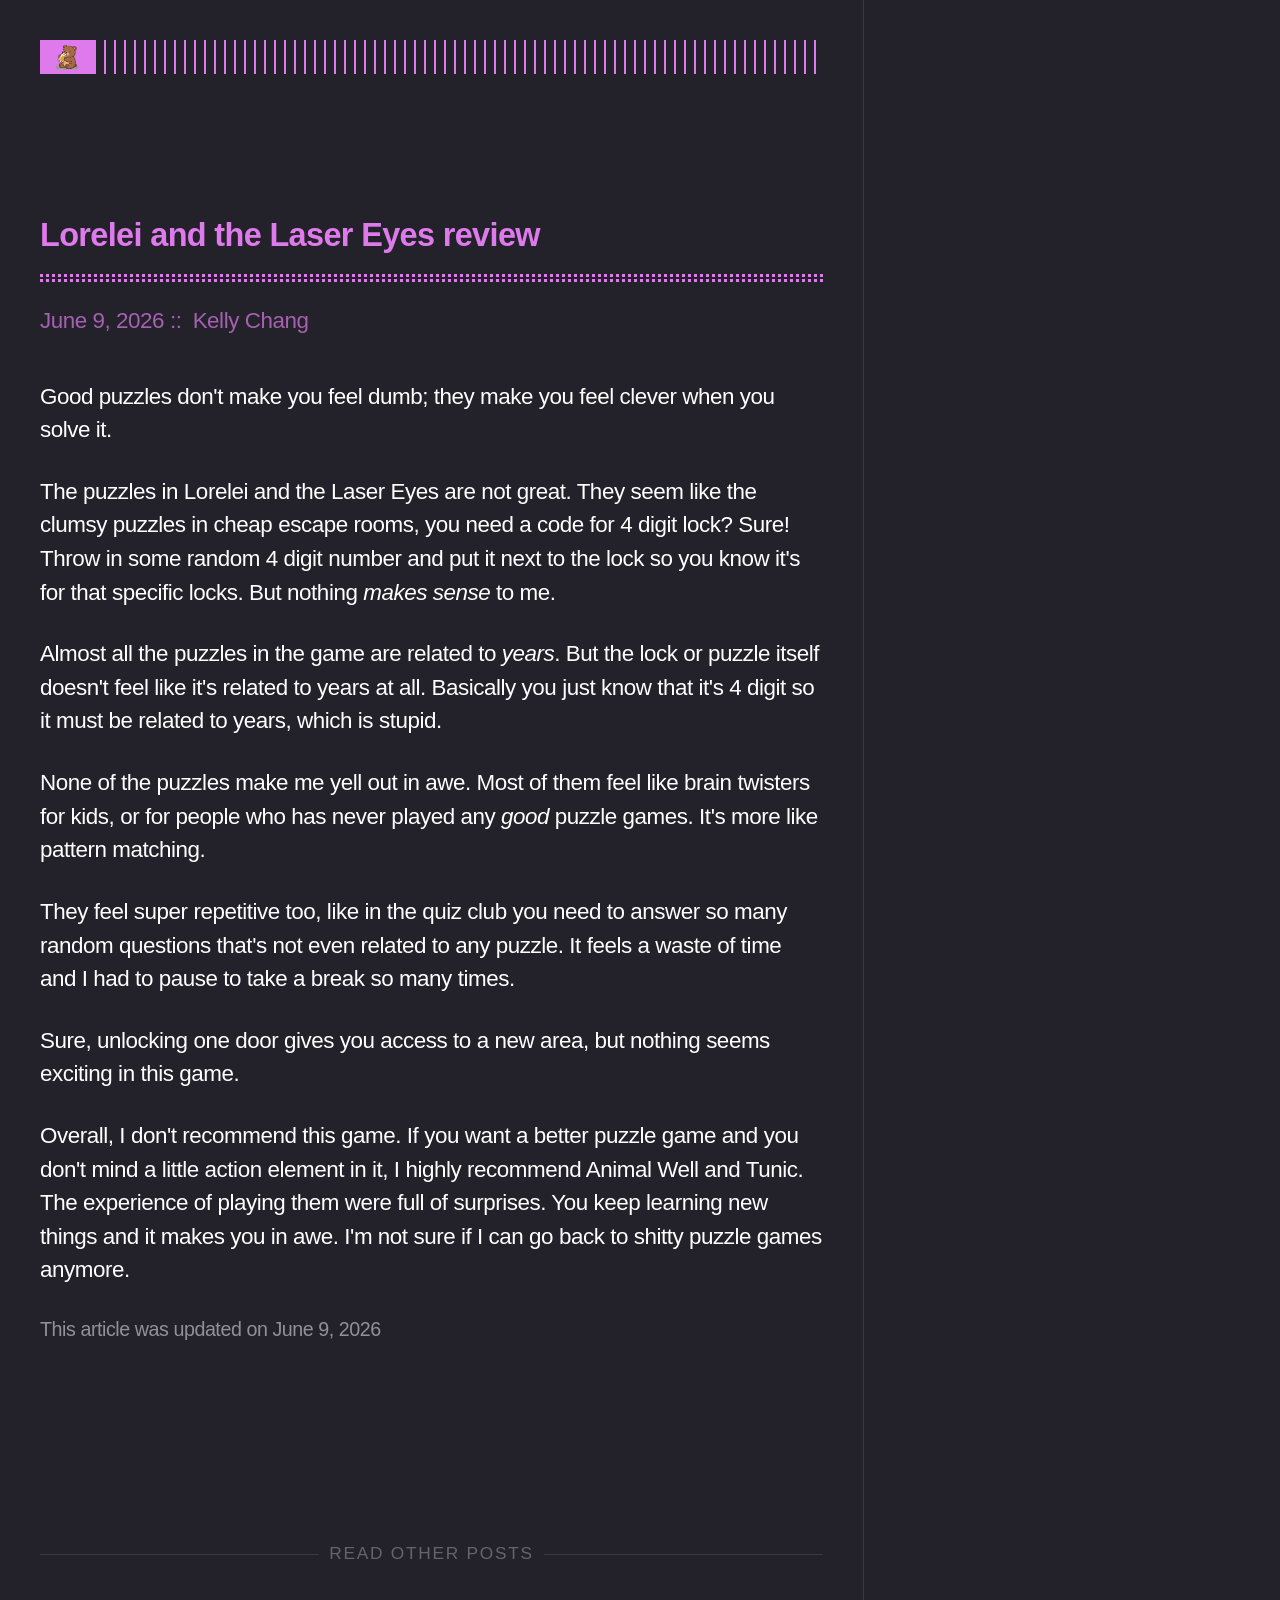
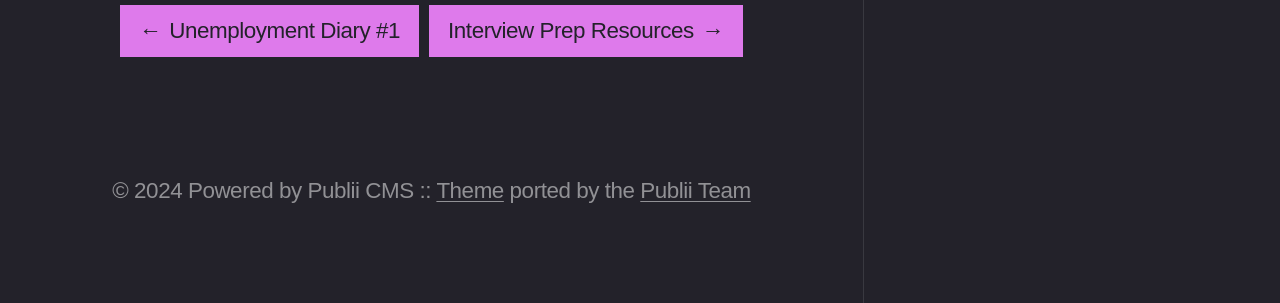
<file: posts/lorelei-and-the-laser-eyes-review/index.html>
<!DOCTYPE html><html lang="en-us"><head><meta charset="utf-8"><meta http-equiv="X-UA-Compatible" content="IE=edge"><meta name="viewport" content="width=device-width,initial-scale=1"><title>Lorelei and the Laser Eyes review - Cozy Bear Tavern</title><meta name="description" content="Good puzzles don't make you feel dumb; they make you feel clever when you solve it. The puzzles in Lorelei and the Laser Eyes are&hellip;"><meta name="generator" content="Publii Open-Source CMS for Static Site"><link rel="canonical" href="https://rasca0027.github.io/CozyBearTavern/posts/lorelei-and-the-laser-eyes-review/"><link rel="alternate" type="application/atom+xml" href="https://rasca0027.github.io/CozyBearTavern/feed.xml" title="Cozy Bear Tavern - RSS"><link rel="alternate" type="application/json" href="https://rasca0027.github.io/CozyBearTavern/feed.json" title="Cozy Bear Tavern - JSON"><meta property="og:title" content="Lorelei and the Laser Eyes review"><meta property="og:image" content="https://rasca0027.github.io/CozyBearTavern/media/website/Gemini_Generated_Image_etu28metu28metu2-2.png"><meta property="og:image:width" content="2048"><meta property="og:image:height" content="2048"><meta property="og:site_name" content="Cozy Bear Tavern"><meta property="og:description" content="Good puzzles don't make you feel dumb; they make you feel clever when you solve it. The puzzles in Lorelei and the Laser Eyes are&hellip;"><meta property="og:url" content="https://rasca0027.github.io/CozyBearTavern/posts/lorelei-and-the-laser-eyes-review/"><meta property="og:type" content="article"><link rel="stylesheet" href="https://rasca0027.github.io/CozyBearTavern/assets/css/style.css?v=593151d55a83d580260760da45c8c191"><script type="application/ld+json">{"@context":"http://schema.org","@type":"Article","mainEntityOfPage":{"@type":"WebPage","@id":"https://rasca0027.github.io/CozyBearTavern/posts/lorelei-and-the-laser-eyes-review/"},"headline":"Lorelei and the Laser Eyes review","datePublished":"2026-06-09T22:57-04:00","dateModified":"2026-06-09T22:57-04:00","image":{"@type":"ImageObject","url":"https://rasca0027.github.io/CozyBearTavern/media/website/Gemini_Generated_Image_etu28metu28metu2-2.png","height":2048,"width":2048},"description":"Good puzzles don't make you feel dumb; they make you feel clever when you solve it. The puzzles in Lorelei and the Laser Eyes are&hellip;","author":{"@type":"Person","name":"Kelly Chang","url":"https://rasca0027.github.io/CozyBearTavern/authors/kelly-chang/"},"publisher":{"@type":"Organization","name":"Kelly Chang","logo":{"@type":"ImageObject","url":"https://rasca0027.github.io/CozyBearTavern/media/website/Gemini_Generated_Image_etu28metu28metu2-2.png","height":2048,"width":2048}}}</script><noscript><style>img[loading] {
                    opacity: 1;
                }</style></noscript></head><body class="post-template"><div class="container"><header class="header"><div class="header__logo"><a class="logo" href="https://rasca0027.github.io/CozyBearTavern/"><img src="https://rasca0027.github.io/CozyBearTavern/media/website/Gemini_Generated_Image_etu28metu28metu2-2.png" alt="Cozy Bear Tavern" width="2048" height="2048"></a></div></header><main class="content"><article class="post"><header><h1 class="post__title">Lorelei and the Laser Eyes review</h1><div class="post__meta"><time datetime="2026-06-09T22:57" class="post__date">June 9, 2026 </time><span class="post__author"><a href="https://rasca0027.github.io/CozyBearTavern/authors/kelly-chang/" class="feed__author">Kelly Chang</a></span></div></header><div class="post__entry"><p>Good puzzles don't make you feel dumb; they make you feel clever when you solve it.</p><p>The puzzles in Lorelei and the Laser Eyes are not great. They seem like the clumsy puzzles in cheap escape rooms, you need a code for 4 digit lock? Sure! Throw in some random 4 digit number and put it next to the lock so you know it's for that specific locks. But nothing <em>makes sense</em> to me.</p><p>Almost all the puzzles in the game are related to <em>years</em>. But the lock or puzzle itself doesn't feel like it's related to years at all. Basically you just know that it's 4 digit so it must be related to years, which is stupid.</p><p>None of the puzzles make me yell out in awe. Most of them feel like brain twisters for kids, or for people who has never played any <em>good</em> puzzle games. It's more like pattern matching. </p><p>They feel super repetitive too, like in the quiz club you need to answer so many random questions that's not even related to any puzzle. It feels a waste of time and I had to pause to take a break so many times.</p><p>Sure, unlocking one door gives you access to a new area, but nothing seems exciting in this game.</p><p>Overall, I don't recommend this game. If you want a better puzzle game and you don't mind a little action element in it, I highly recommend Animal Well and Tunic. The experience of playing them were full of surprises. You keep learning new things and it makes you in awe. I'm not sure if I can go back to shitty puzzle games anymore.</p></div><footer class="wrapper post__footer"><p class="post__last-updated">This article was updated on June 9, 2026</p><div class="post__share"></div></footer><nav class="pagination"><div class="pagination__title"><span>Read other posts</span></div><div class="pagination__buttons"><a href="https://rasca0027.github.io/CozyBearTavern/posts/unemployment-diary/" class="btn previous" rel="prev" aria-label="[MISSING TRANSLATION]:  Unemployment Diary #1 "><span class="btn__icon">←</span> <span class="btn__text">Unemployment Diary #1</span> </a><a href="https://rasca0027.github.io/CozyBearTavern/posts/interview-prep-resources-2/" class="btn next" rel="next" aria-label="[MISSING TRANSLATION]:  Interview Prep Resources "><span class="btn__text">Interview Prep Resources</span> <span class="btn__icon">→</span></a></div></nav></article></main><footer class="footer"><div class="footer__inner"><div class="footer__copyright"><p>© 2024 Powered by Publii CMS :: <a href="https://github.com/panr/hugo-theme-terminal" target="_blank" rel="noopener">Theme</a> ported by the <a href="https://getpublii.com/customization-service/" target="_blank" rel="noopener">Publii Team</a></p></div></div></footer></div><script defer="defer" src="https://rasca0027.github.io/CozyBearTavern/assets/js/scripts.min.js?v=c2232aa7558e9517946129d2a1b8c770"></script><script>window.publiiThemeMenuConfig={mobileMenuMode:'sidebar',animationSpeed:300,submenuWidth: 'auto',doubleClickTime:500,mobileMenuExpandableSubmenus:true,relatedContainerForOverlayMenuSelector:'.top'};</script><script>var images = document.querySelectorAll('img[loading]');
        for (var i = 0; i < images.length; i++) {
            if (images[i].complete) {
                images[i].classList.add('is-loaded');
            } else {
                images[i].addEventListener('load', function () {
                    this.classList.add('is-loaded');
                }, false);
            }
        }</script></body></html>
</file>
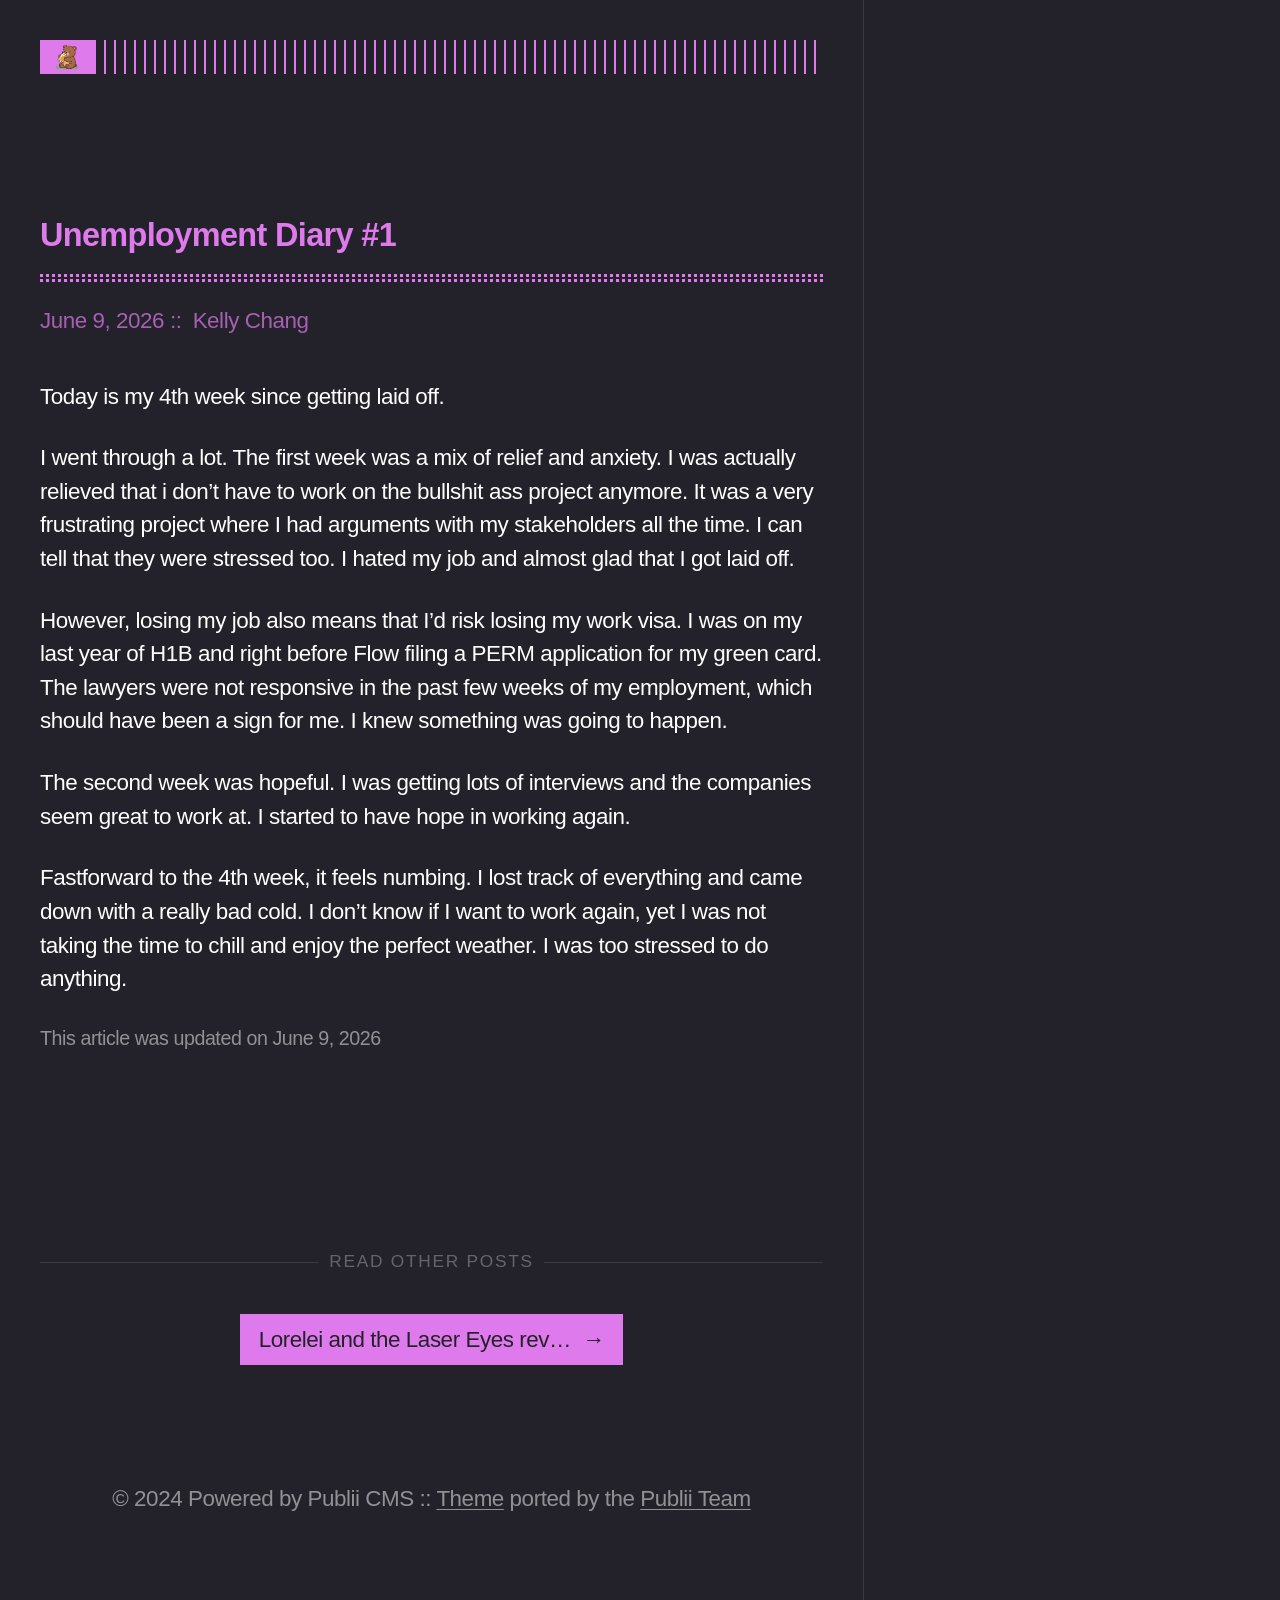
<file: posts/unemployment-diary/index.html>
<!DOCTYPE html><html lang="en-us"><head><meta charset="utf-8"><meta http-equiv="X-UA-Compatible" content="IE=edge"><meta name="viewport" content="width=device-width,initial-scale=1"><title>Unemployment Diary #1 - Cozy Bear Tavern</title><meta name="description" content="Today is my 4th week since getting laid off. I went through a lot. The first week was a mix of relief and anxiety. I&hellip;"><meta name="generator" content="Publii Open-Source CMS for Static Site"><link rel="canonical" href="https://rasca0027.github.io/CozyBearTavern/posts/unemployment-diary/"><link rel="alternate" type="application/atom+xml" href="https://rasca0027.github.io/CozyBearTavern/feed.xml" title="Cozy Bear Tavern - RSS"><link rel="alternate" type="application/json" href="https://rasca0027.github.io/CozyBearTavern/feed.json" title="Cozy Bear Tavern - JSON"><meta property="og:title" content="Unemployment Diary #1"><meta property="og:image" content="https://rasca0027.github.io/CozyBearTavern/media/website/Gemini_Generated_Image_etu28metu28metu2-2.png"><meta property="og:image:width" content="2048"><meta property="og:image:height" content="2048"><meta property="og:site_name" content="Cozy Bear Tavern"><meta property="og:description" content="Today is my 4th week since getting laid off. I went through a lot. The first week was a mix of relief and anxiety. I&hellip;"><meta property="og:url" content="https://rasca0027.github.io/CozyBearTavern/posts/unemployment-diary/"><meta property="og:type" content="article"><link rel="stylesheet" href="https://rasca0027.github.io/CozyBearTavern/assets/css/style.css?v=593151d55a83d580260760da45c8c191"><script type="application/ld+json">{"@context":"http://schema.org","@type":"Article","mainEntityOfPage":{"@type":"WebPage","@id":"https://rasca0027.github.io/CozyBearTavern/posts/unemployment-diary/"},"headline":"Unemployment Diary #1","datePublished":"2026-06-09T20:40-04:00","dateModified":"2026-06-09T22:46-04:00","image":{"@type":"ImageObject","url":"https://rasca0027.github.io/CozyBearTavern/media/website/Gemini_Generated_Image_etu28metu28metu2-2.png","height":2048,"width":2048},"description":"Today is my 4th week since getting laid off. I went through a lot. The first week was a mix of relief and anxiety. I&hellip;","author":{"@type":"Person","name":"Kelly Chang","url":"https://rasca0027.github.io/CozyBearTavern/authors/kelly-chang/"},"publisher":{"@type":"Organization","name":"Kelly Chang","logo":{"@type":"ImageObject","url":"https://rasca0027.github.io/CozyBearTavern/media/website/Gemini_Generated_Image_etu28metu28metu2-2.png","height":2048,"width":2048}}}</script><noscript><style>img[loading] {
                    opacity: 1;
                }</style></noscript></head><body class="post-template"><div class="container"><header class="header"><div class="header__logo"><a class="logo" href="https://rasca0027.github.io/CozyBearTavern/"><img src="https://rasca0027.github.io/CozyBearTavern/media/website/Gemini_Generated_Image_etu28metu28metu2-2.png" alt="Cozy Bear Tavern" width="2048" height="2048"></a></div></header><main class="content"><article class="post"><header><h1 class="post__title">Unemployment Diary #1</h1><div class="post__meta"><time datetime="2026-06-09T20:40" class="post__date">June 9, 2026 </time><span class="post__author"><a href="https://rasca0027.github.io/CozyBearTavern/authors/kelly-chang/" class="feed__author">Kelly Chang</a></span></div></header><div class="post__entry"><p>Today is my 4th week since getting laid off.</p><p>I went through a lot. The first week was a mix of relief and anxiety. I was actually relieved that i don’t have to work on the bullshit ass project anymore. It was a very frustrating project where I had arguments with my stakeholders all the time. I can tell that they were stressed too. I hated my job and almost glad that I got laid off.</p><p>However, losing my job also means that I’d risk losing my work visa. I was on my last year of H1B and right before Flow filing a PERM application for my green card. The lawyers were not responsive in the past few weeks of my employment, which should have been a sign for me. I knew something was going to happen.</p><p>The second week was hopeful. I was getting lots of interviews and the companies seem great to work at. I started to have hope in working again.</p><p>Fastforward to the 4th week, it feels numbing. I lost track of everything and came down with a really bad cold. I don’t know if I want to work again, yet I was not taking the time to chill and enjoy the perfect weather. I was too stressed to do anything.</p></div><footer class="wrapper post__footer"><p class="post__last-updated">This article was updated on June 9, 2026</p><div class="post__share"></div></footer><nav class="pagination"><div class="pagination__title"><span>Read other posts</span></div><div class="pagination__buttons"><a href="https://rasca0027.github.io/CozyBearTavern/posts/lorelei-and-the-laser-eyes-review/" class="btn next" rel="next" aria-label="[MISSING TRANSLATION]:  Lorelei and the Laser Eyes review "><span class="btn__text">Lorelei and the Laser Eyes review</span> <span class="btn__icon">→</span></a></div></nav></article></main><footer class="footer"><div class="footer__inner"><div class="footer__copyright"><p>© 2024 Powered by Publii CMS :: <a href="https://github.com/panr/hugo-theme-terminal" target="_blank" rel="noopener">Theme</a> ported by the <a href="https://getpublii.com/customization-service/" target="_blank" rel="noopener">Publii Team</a></p></div></div></footer></div><script defer="defer" src="https://rasca0027.github.io/CozyBearTavern/assets/js/scripts.min.js?v=c2232aa7558e9517946129d2a1b8c770"></script><script>window.publiiThemeMenuConfig={mobileMenuMode:'sidebar',animationSpeed:300,submenuWidth: 'auto',doubleClickTime:500,mobileMenuExpandableSubmenus:true,relatedContainerForOverlayMenuSelector:'.top'};</script><script>var images = document.querySelectorAll('img[loading]');
        for (var i = 0; i < images.length; i++) {
            if (images[i].complete) {
                images[i].classList.add('is-loaded');
            } else {
                images[i].addEventListener('load', function () {
                    this.classList.add('is-loaded');
                }, false);
            }
        }</script></body></html>
</file>
